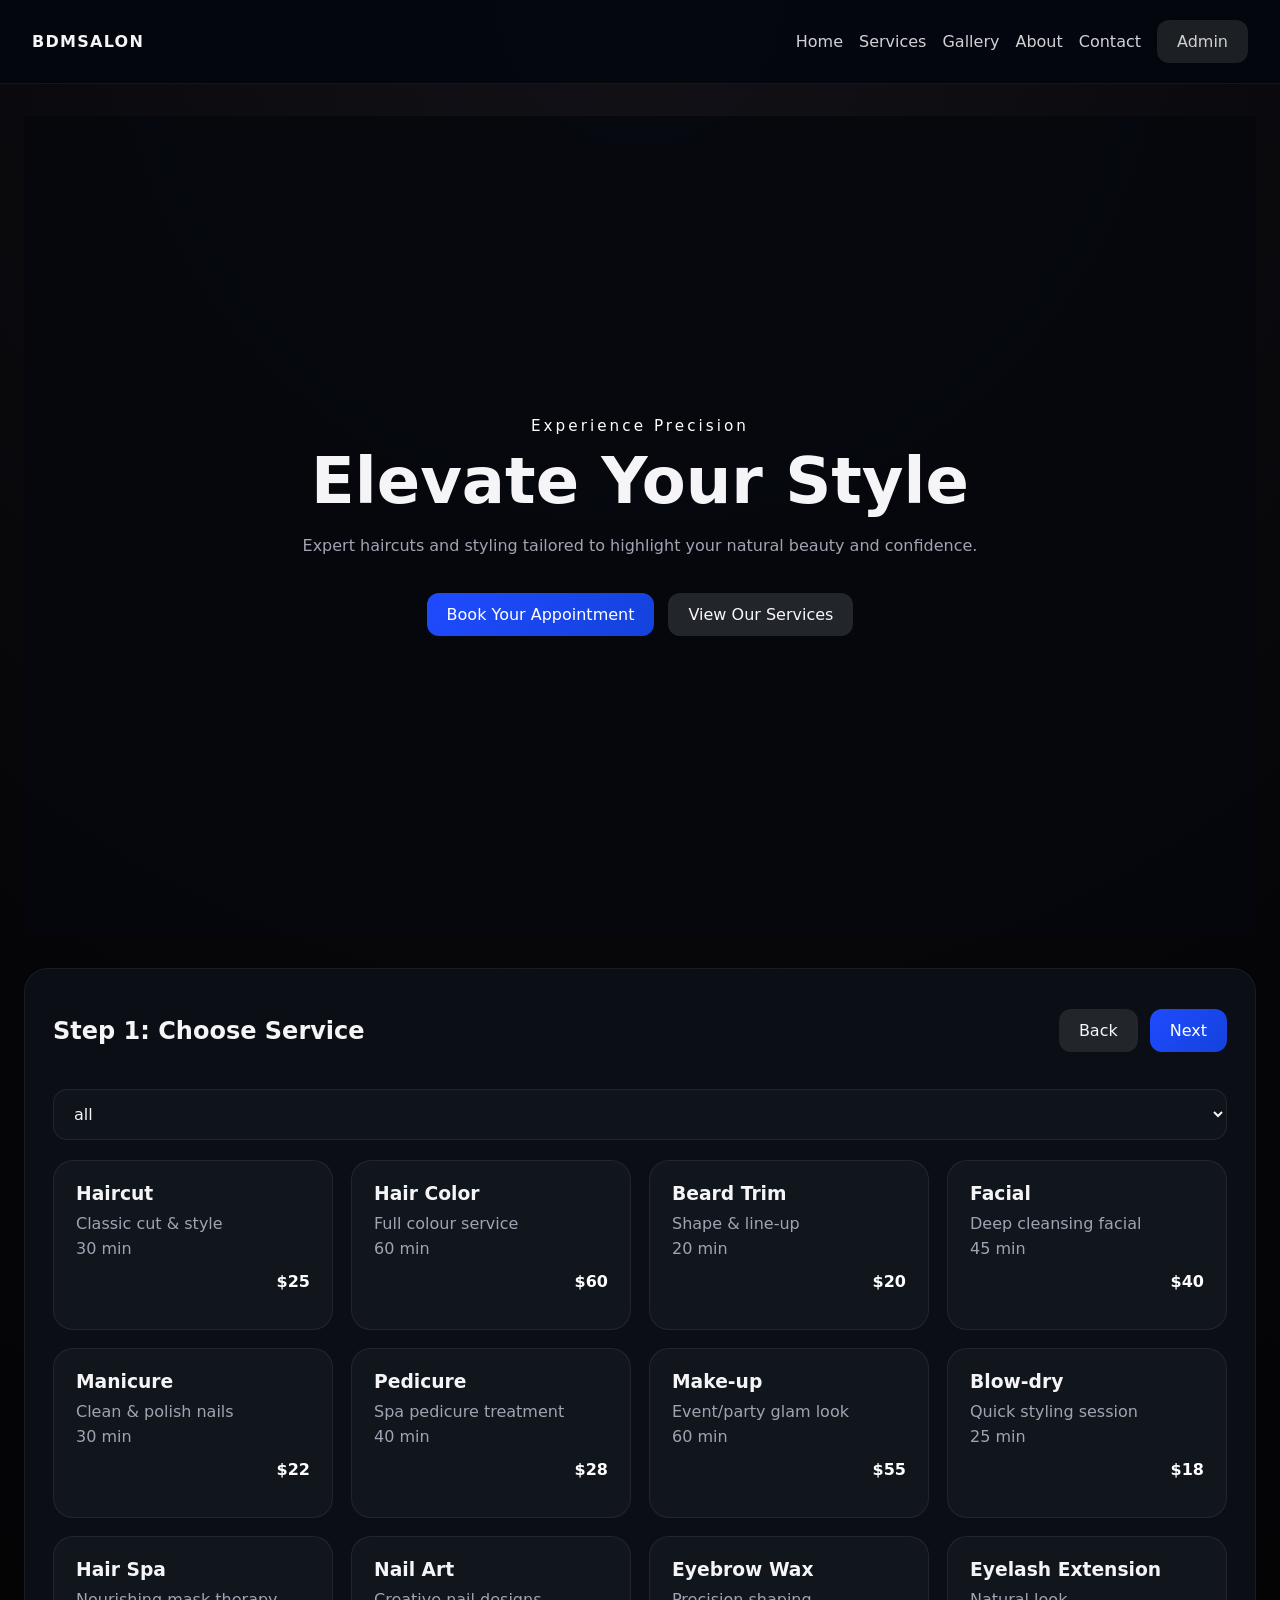
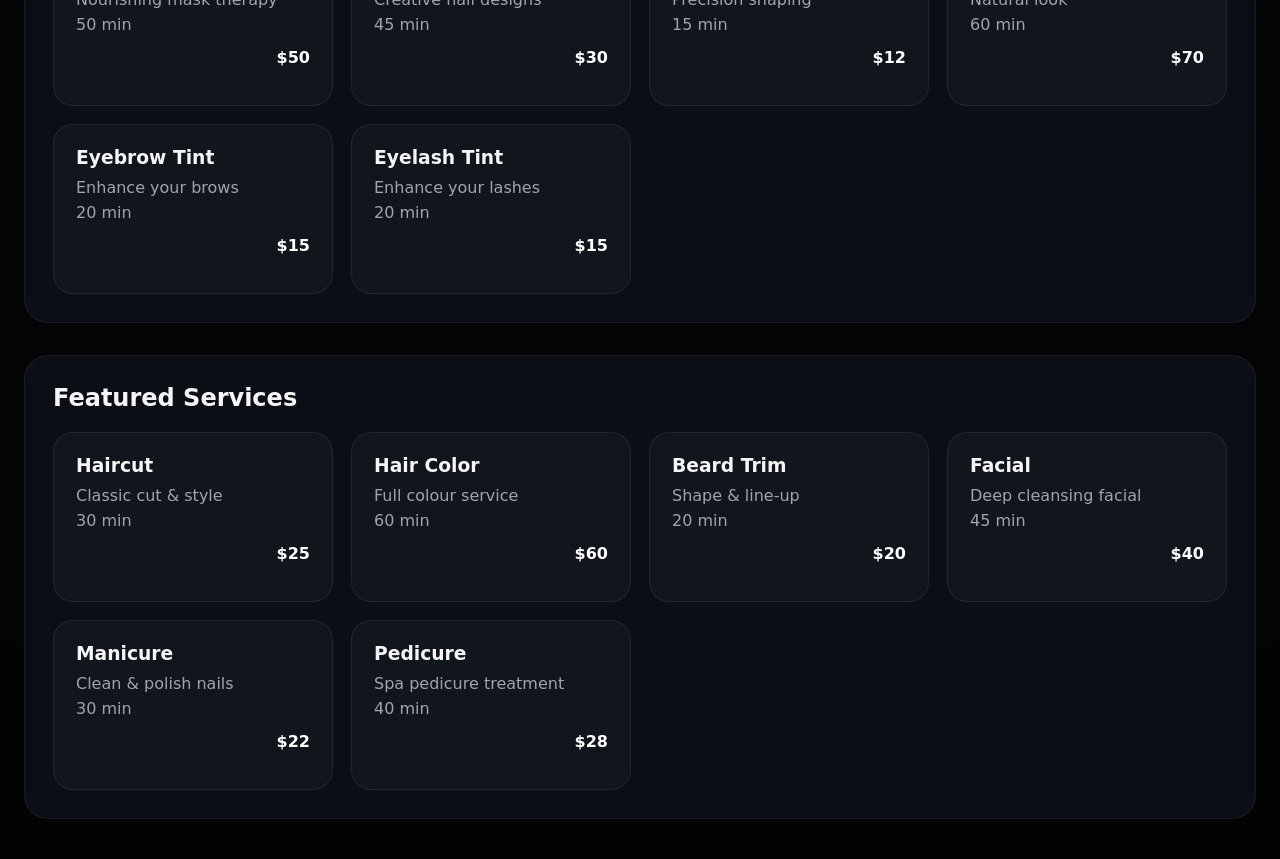
<file: index.html>
<!DOCTYPE html>
<html lang="en">
<head>
  <meta charset="UTF-8" />
  <meta name="viewport" content="width=device-width, initial-scale=1.0" />
  <title>BDM Salon | Book Your Appointment</title>
  <link rel="stylesheet" href="styles.css" />
</head>
<body>
  <header class="page-header">
    <div class="brand">BDMSALON</div>
    <nav class="top-nav">
      <a href="#home">Home</a>
      <a href="#services">Services</a>
      <a href="#gallery">Gallery</a>
      <a href="#about">About</a>
      <a href="#contact">Contact</a>
      <a class="button button-secondary" href="admin.html">Admin</a>
    </nav>
  </header>

  <main>
    <section class="hero" id="home">
      <div class="hero-overlay"></div>
      <div class="hero-content">
        <div class="hero-label">Experience Precision</div>
        <h1>Elevate Your Style</h1>
        <p>Expert haircuts and styling tailored to highlight your natural beauty and confidence.</p>
        <div class="hero-actions">
          <button class="button button-primary" onclick="scrollToSection('booking')">Book Your Appointment</button>
          <button class="button button-secondary" onclick="scrollToSection('services-panel')">View Our Services</button>
        </div>
      </div>
    </section>

    <section class="booking-panel" id="booking">
      <div class="wizard-header">
        <h2 id="wizard-title">Step 1: Choose Service</h2>
        <div class="wizard-controls">
          <button class="button button-secondary" id="back-button" disabled>Back</button>
          <button class="button button-primary" id="next-button">Next</button>
        </div>
      </div>

      <div class="wizard-step" id="step-1">
        <div class="filter-row">
          <select id="category-filter" aria-label="Filter services">
            <option value="all">All Categories</option>
          </select>
        </div>
        <div class="card-grid" id="service-cards"></div>
      </div>

      <div class="wizard-step hidden" id="step-2">
        <div class="card-grid" id="stylist-cards"></div>
      </div>

      <div class="wizard-step hidden" id="step-3">
        <div class="appointment-form">
          <div class="form-group">
            <label for="appointment-date">Choose Date</label>
            <input type="date" id="appointment-date" min="2025-01-01" />
          </div>
          <div class="form-group">
            <label for="appointment-time">Choose Time</label>
            <select id="appointment-time">
              <option value="10:00 AM">10:00 AM</option>
              <option value="11:00 AM">11:00 AM</option>
              <option value="12:00 PM">12:00 PM</option>
              <option value="01:00 PM">01:00 PM</option>
              <option value="02:00 PM">02:00 PM</option>
              <option value="03:00 PM">03:00 PM</option>
              <option value="04:00 PM">04:00 PM</option>
            </select>
          </div>
          <div class="form-group">
            <label for="location-select">Location</label>
            <select id="location-select">
              <option>BDM Salon, Main Street</option>
              <option>BDM Salon, Downtown</option>
              <option>BDM Salon, Uptown</option>
            </select>
          </div>
        </div>
      </div>

      <div class="wizard-step hidden" id="step-4">
        <div class="appointment-form">
          <div class="form-group">
            <label for="customer-name">Name</label>
            <input type="text" id="customer-name" placeholder="Your name" />
          </div>
          <div class="form-group">
            <label for="customer-phone">Phone Number</label>
            <input type="tel" id="customer-phone" placeholder="+123456789" />
          </div>
          <div class="form-group">
            <label for="customer-email">Email</label>
            <input type="email" id="customer-email" placeholder="you@example.com" />
          </div>
        </div>
      </div>

      <div class="wizard-step hidden" id="step-5">
        <div class="summary-grid">
          <div class="summary-card">
            <h3>Service Details</h3>
            <div class="summary-list" id="summary-service"></div>
          </div>
          <div class="summary-card">
            <h3>Your Stylist</h3>
            <div class="summary-list" id="summary-stylist"></div>
          </div>
          <div class="summary-card">
            <h3>Appointment</h3>
            <div class="summary-list" id="summary-appointment"></div>
          </div>
          <div class="summary-card">
            <h3>Your Details</h3>
            <div class="summary-list" id="summary-contact"></div>
          </div>
        </div>
        <button class="button button-primary" id="confirm-button">Confirm Booking</button>
      </div>

      <div class="message-box hidden" id="confirmation-message">
        <h3>Booking Confirmed!</h3>
        <p>Your appointment has been saved. You can visit the admin page to manage orders.</p>
      </div>
    </section>

    <section class="services-panel" id="services-panel">
      <h2>Featured Services</h2>
      <div class="card-grid" id="featured-services"></div>
    </section>
  </main>

  <script src="booking.js"></script>
</body>
</html>
</file>
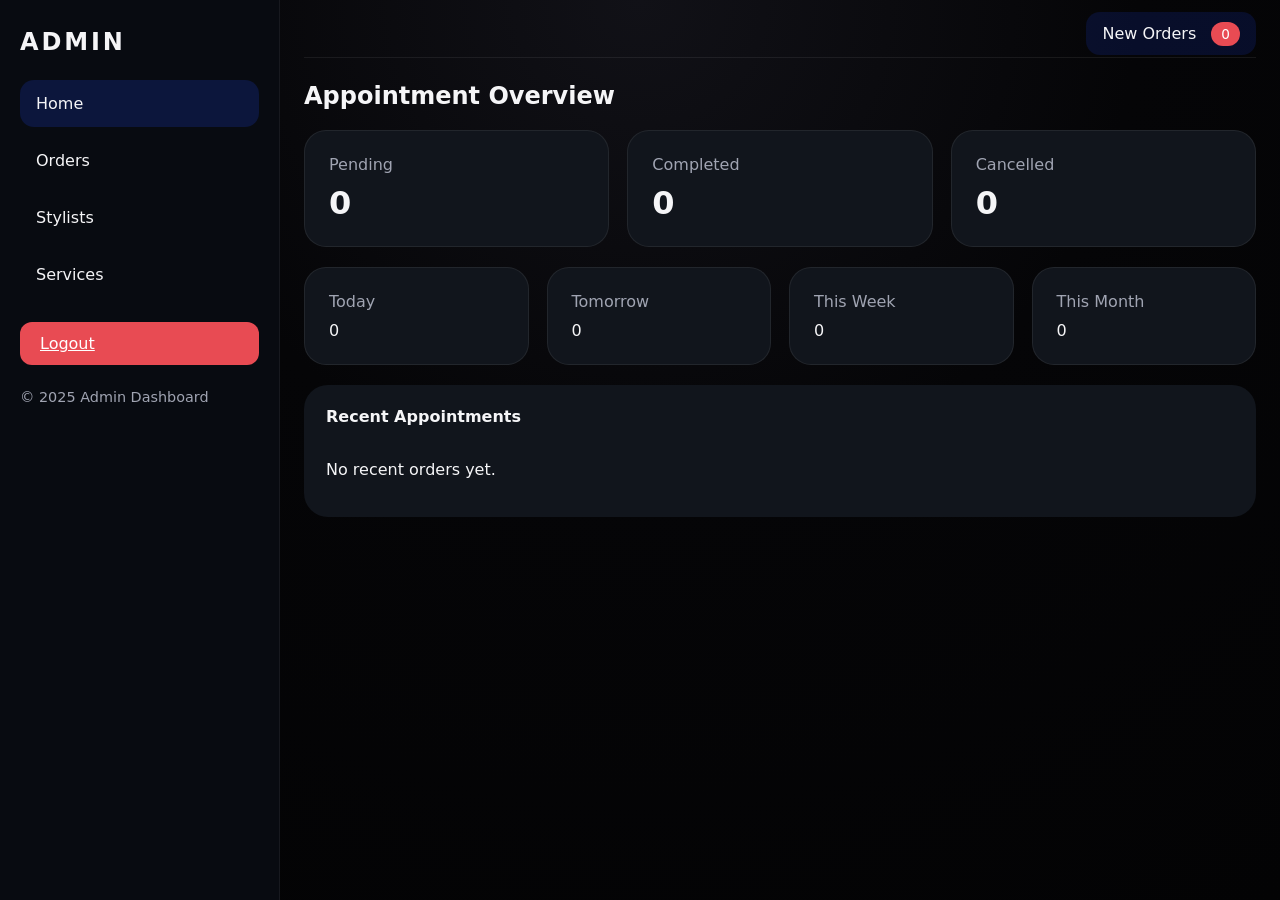
<file: admin.html>
<!DOCTYPE html>
<html lang="en">
<head>
  <meta charset="UTF-8" />
  <meta name="viewport" content="width=device-width, initial-scale=1.0" />
  <title>BDM Salon Admin</title>
  <link rel="stylesheet" href="styles.css" />
</head>
<body>
  <div class="admin-layout">
    <aside class="admin-sidebar">
      <div class="admin-brand">ADMIN</div>
      <nav class="admin-menu">
        <button data-view="home" class="menu-item active">Home</button>
        <button data-view="orders" class="menu-item">Orders</button>
        <button data-view="stylists" class="menu-item">Stylists</button>
        <button data-view="services" class="menu-item">Services</button>
      </nav>
      <a class="button button-danger logout-button" href="index.html">Logout</a>
      <div class="admin-footer">© 2025 Admin Dashboard</div>
    </aside>

    <section class="admin-main">
      <header class="admin-header">
        <div></div>
        <div class="header-actions">
          <span class="notification">New Orders <span class="badge" id="new-order-count">0</span></span>
        </div>
      </header>

      <div id="home-view" class="admin-view active">
        <h1>Appointment Overview</h1>
        <div class="overview-grid">
          <div class="metric-card metric-pending">
            <div class="metric-label">Pending</div>
            <div id="metric-pending" class="metric-value">0</div>
          </div>
          <div class="metric-card metric-completed">
            <div class="metric-label">Completed</div>
            <div id="metric-completed" class="metric-value">0</div>
          </div>
          <div class="metric-card metric-cancelled">
            <div class="metric-label">Cancelled</div>
            <div id="metric-cancelled" class="metric-value">0</div>
          </div>
        </div>
        <div class="overview-grid small">
          <div class="metric-card metric-info"><div class="metric-label">Today</div><div id="metric-today">0</div></div>
          <div class="metric-card metric-info"><div class="metric-label">Tomorrow</div><div id="metric-tomorrow">0</div></div>
          <div class="metric-card metric-info"><div class="metric-label">This Week</div><div id="metric-week">0</div></div>
          <div class="metric-card metric-info"><div class="metric-label">This Month</div><div id="metric-month">0</div></div>
        </div>
        <div class="table-card">
          <div class="table-card-title">Recent Appointments</div>
          <div class="table-responsive" id="recent-orders-table"></div>
        </div>
      </div>

      <div id="orders-view" class="admin-view hidden">
        <h1>Orders Management</h1>
        <div class="tab-row">
          <button class="tab-button active" data-tab="new">New Orders</button>
          <button class="tab-button" data-tab="accepted">Accepted</button>
          <button class="tab-button" data-tab="cancelled">Cancelled</button>
        </div>
        <div id="orders-list" class="order-cards"></div>
      </div>

      <div id="stylists-view" class="admin-view hidden">
        <h1>Manage Stylists</h1>
        <button class="button button-primary" id="add-stylist-button">Add New Stylist</button>
        <div class="card-grid" id="stylists-list"></div>
      </div>

      <div id="services-view" class="admin-view hidden">
        <h1>Manage Services</h1>
        <div class="service-form-row">
          <input id="service-name" placeholder="Service Name" />
          <input id="service-description" placeholder="Description" />
          <input id="service-duration" placeholder="Duration e.g. 30 min" />
          <input id="service-price" placeholder="$25" />
          <select id="service-category"><option value="Hair">Hair</option><option value="Beard">Beard</option><option value="Skin">Skin</option><option value="Nails">Nails</option><option value="Makeup">Makeup</option><option value="Brows">Brows</option><option value="Lashes">Lashes</option></select>
          <button class="button button-primary" id="add-service-button">Add Service</button>
        </div>
        <div class="card-grid" id="services-list"></div>
      </div>
    </section>
  </div>
  <script src="admin.js"></script>
</body>
</html>
</file>
<file: styles.css>
:root {
  --page-bg: #070707;
  --surface: #111214;
  --surface-strong: #16181d;
  --text: #f5f5f7;
  --muted: #a0a4b2;
  --primary: #1f4bff;
  --primary-strong: #0f3ddb;
  --success: #2cc78a;
  --warning: #ff9f1a;
  --danger: #e84b53;
  --border: rgba(255,255,255,0.08);
}

*{
  box-sizing:border-box;
}

body {
  margin:0;
  min-height:100vh;
  font-family:Inter,system-ui,Segoe UI, sans-serif;
  background: radial-gradient(circle at top, #111117 0%, #050507 45%, #030304 100%);
  color: var(--text);
}

button, select, input {
  font: inherit;
}

.page-header {
  display:flex;
  justify-content:space-between;
  align-items:center;
  padding:20px 32px;
  position:sticky;
  top:0;
  z-index:10;
  background:rgba(4,7,14,0.94);
  border-bottom:1px solid rgba(255,255,255,0.06);
}

.brand {
  font-weight:800;
  letter-spacing:0.08em;
}

.top-nav {
  display:flex;
  gap:16px;
  flex-wrap:wrap;
  align-items:center;
}

.top-nav a {
  color: var(--text);
  text-decoration:none;
  opacity:0.85;
}

.button {
  border:none;
  border-radius:12px;
  padding:12px 20px;
  cursor:pointer;
  transition:transform .18s ease, opacity .18s ease, background .18s ease;
}

.button:hover {transform: translateY(-1px);}

.button-primary {
  background: linear-gradient(135deg,#1f4bff,#1442db);
  color:#fff;
}

.button-secondary {
  background: #222529;
  color:#f7f7ff;
}

.button-danger {
  background: var(--danger);
  color:#fff;
}

.hero {
  position:relative;
  min-height:calc(100vh - 80px);
  display:flex;
  align-items:center;
  justify-content:center;
  padding:48px 24px;
  background-image:url('https://images.unsplash.com/photo-1517841905240-472988babdf9?auto=format&fit=crop&w=1500&q=80');
  background-size:cover;
  background-position:center;
}

.hero-overlay {
  position:absolute;
  inset:0;
  background:rgba(5,7,13,0.78);
}

.hero-content {
  position:relative;
  max-width:920px;
  text-align:center;
  z-index:1;
}

.hero-label {
  display:inline-block;
  color:#fff;
  letter-spacing:0.2em;
  margin-bottom:16px;
  font-size:0.95rem;
}

.hero h1 {
  font-size:clamp(3rem,5vw,5rem);
  margin:0;
  line-height:0.95;
}

.hero p {
  color: var(--muted);
  max-width:680px;
  margin:20px auto 32px;
  line-height:1.8;
}

.hero-actions {
  display:flex;
  gap:14px;
  justify-content:center;
  flex-wrap:wrap;
}

main {
  padding:32px 24px 40px;
  max-width:1300px;
  margin:0 auto;
}

.booking-panel, .services-panel {
  margin-top:32px;
  background: rgba(13,17,24,0.9);
  border:1px solid rgba(255,255,255,0.06);
  border-radius:24px;
  padding:28px;
}

.wizard-header {
  display:flex;
  justify-content:space-between;
  align-items:center;
  gap:16px;
  margin-bottom:24px;
}

.wizard-controls {
  display:flex;
  gap:12px;
}

.filter-row {
  margin-bottom:20px;
}

select, input {
  width:100%;
  padding:14px 16px;
  border-radius:14px;
  border:1px solid rgba(255,255,255,0.08);
  background: rgba(16,20,27,0.9);
  color: var(--text);
}

.card-grid {
  display:grid;
  grid-template-columns:repeat(auto-fit,minmax(240px,1fr));
  gap:18px;
}

.service-card, .stylist-card, .summary-card, .metric-card, .order-card {
  background:rgba(18,22,30,0.96);
  border:1px solid rgba(255,255,255,0.07);
  border-radius:20px;
  padding:22px;
}

.service-card.active, .stylist-card.active {
  border-color: rgba(31,75,255,0.7);
  box-shadow:0 20px 40px rgba(31,75,255,0.18);
}

.service-card h3, .stylist-card h3 {
  margin:0 0 10px;
}

.service-card p, .stylist-card p, .summary-list p {
  margin:6px 0;
  color: var(--muted);
}

.price-tag {
  margin-top:14px;
  font-weight:700;
  color:#fff;
  text-align:right;
}

.status-pill {
  display:inline-flex;
  align-items:center;
  gap:8px;
  padding:8px 12px;
  border-radius:999px;
  font-size:0.9rem;
  border:1px solid rgba(255,255,255,0.08);
}

.status-pill.available {background:#17261d; color:#74d083;}
.status-pill.off {background:#2f1f25; color:#ff7a7a;}

.hidden {display:none !important;}

.appointment-form {
  display:grid;
  gap:18px;
  max-width:720px;
}

.summary-grid {
  display:grid;
  grid-template-columns:repeat(auto-fit,minmax(220px,1fr));
  gap:18px;
}

.summary-card h3 {
  margin-top:0;
  letter-spacing:0.04em;
  text-transform:uppercase;
  color:#9bb7ff;
}

.summary-list p {
  margin:10px 0 0;
}

#confirm-button {
  margin-top:24px;
}

.message-box {
  margin-top:24px;
  padding:26px;
  border-radius:22px;
  background:linear-gradient(135deg,rgba(31,75,255,0.14),rgba(16,20,27,0.85));
  border:1px solid rgba(31,75,255,0.22);
}

.services-panel h2 {
  margin-top:0;
}

.admin-layout {
  display:grid;
  grid-template-columns:280px 1fr;
  min-height:100vh;
}

.admin-sidebar {
  background: rgba(9,12,18,0.98);
  border-right:1px solid rgba(255,255,255,0.06);
  display:flex;
  flex-direction:column;
  padding:28px 20px;
  gap:24px;
}

.admin-brand {
  font-size:1.5rem;
  font-weight:800;
  letter-spacing:0.12em;
}

.admin-menu {
  display:flex;
  flex-direction:column;
  gap:10px;
}

.menu-item {
  border:none;
  background:transparent;
  color: var(--text);
  text-align:left;
  padding:14px 16px;
  border-radius:14px;
  cursor:pointer;
  transition:background .2s;
}

.menu-item.active, .menu-item:hover {
  background:rgba(31,75,255,0.18);
}

.logout-button {
  width:100%;
}

.admin-footer {
  color: var(--muted);
  font-size:0.9rem;
}

.admin-main {
  padding:24px;
}

.admin-header {
  display:flex;
  justify-content:space-between;
  align-items:center;
  margin-bottom:24px;
  padding-bottom:14px;
  border-bottom:1px solid rgba(255,255,255,0.07);
}

.notification {
  background: rgba(31,75,255,0.14);
  padding:12px 16px;
  border-radius:14px;
}

.badge {
  margin-left:10px;
  background: var(--danger);
  color:#fff;
  border-radius:999px;
  padding:4px 10px;
  font-size:0.85rem;
}

.admin-view h1 {
  margin-top:0;
}

.overview-grid {
  display:grid;
  grid-template-columns:repeat(auto-fit,minmax(180px,1fr));
  gap:18px;
  margin-bottom:20px;
}

.overview-grid.small {
  grid-template-columns:repeat(auto-fit,minmax(140px,1fr));
}

.metric-card {
  padding:24px;
  border-radius:22px;
  background:rgba(18,22,30,0.96);
}

.metric-label {
  color: var(--muted);
  margin-bottom:10px;
}

.metric-value {
  font-size:2rem;
  font-weight:700;
}

.table-card {
  background: rgba(18,22,30,0.96);
  border-radius:24px;
  padding:22px;
}

.table-card-title {
  font-weight:700;
  margin-bottom:18px;
}

.table-responsive {
  overflow-x:auto;
}

.order-table, .order-table th, .order-table td {
  width:100%;
  border-collapse:collapse;
}

.order-table th, .order-table td {
  text-align:left;
  padding:12px 10px;
  border-bottom:1px solid rgba(255,255,255,0.08);
}

.tab-row {
  display:flex;
  gap:12px;
  flex-wrap:wrap;
  margin-bottom:20px;
}

.tab-button {
  border:none;
  background:#16212f;
  color:var(--text);
  padding:12px 18px;
  border-radius:14px;
  cursor:pointer;
}

.tab-button.active {
  background: linear-gradient(135deg,#1f4bff,#1442db);
}

.order-cards .order-card {
  padding:22px;
}

.order-card h3 {
  margin-top:0;
}

.order-actions {
  display:flex;
  gap:12px;
  flex-wrap:wrap;
  margin-top:16px;
}

.order-actions .button {
  flex:1 1 auto;
}

.status-tag {
  display:inline-flex;
  padding:8px 12px;
  border-radius:999px;
  font-weight:700;
}

.status-tag.pending {background:#483b12; color:#ffd166;}
.status-tag.accepted {background:#163a16; color:#72d486;}
.status-tag.cancelled {background:#441e25; color:#ff9f9f;}

.card-grid .service-card {
  min-height:170px;
}

.service-form-row {
  display:grid;
  grid-template-columns:repeat(auto-fit,minmax(160px,1fr));
  gap:12px;
  margin-bottom:18px;
}

@media (max-width:900px) {
  .admin-layout {grid-template-columns:1fr;}
  .admin-sidebar {flex-direction:row; align-items:center; flex-wrap:wrap; justify-content:space-between;}
  .admin-menu {flex-direction:row; width:100%; overflow-x:auto;}
  .admin-main {padding:16px;}
}

@media (max-width:640px) {
  .hero {
    min-height:60vh;
  }
  .wizard-header {
    flex-direction:column;
    align-items:flex-start;
  }
  .top-nav {gap:10px;}
}
</file>
